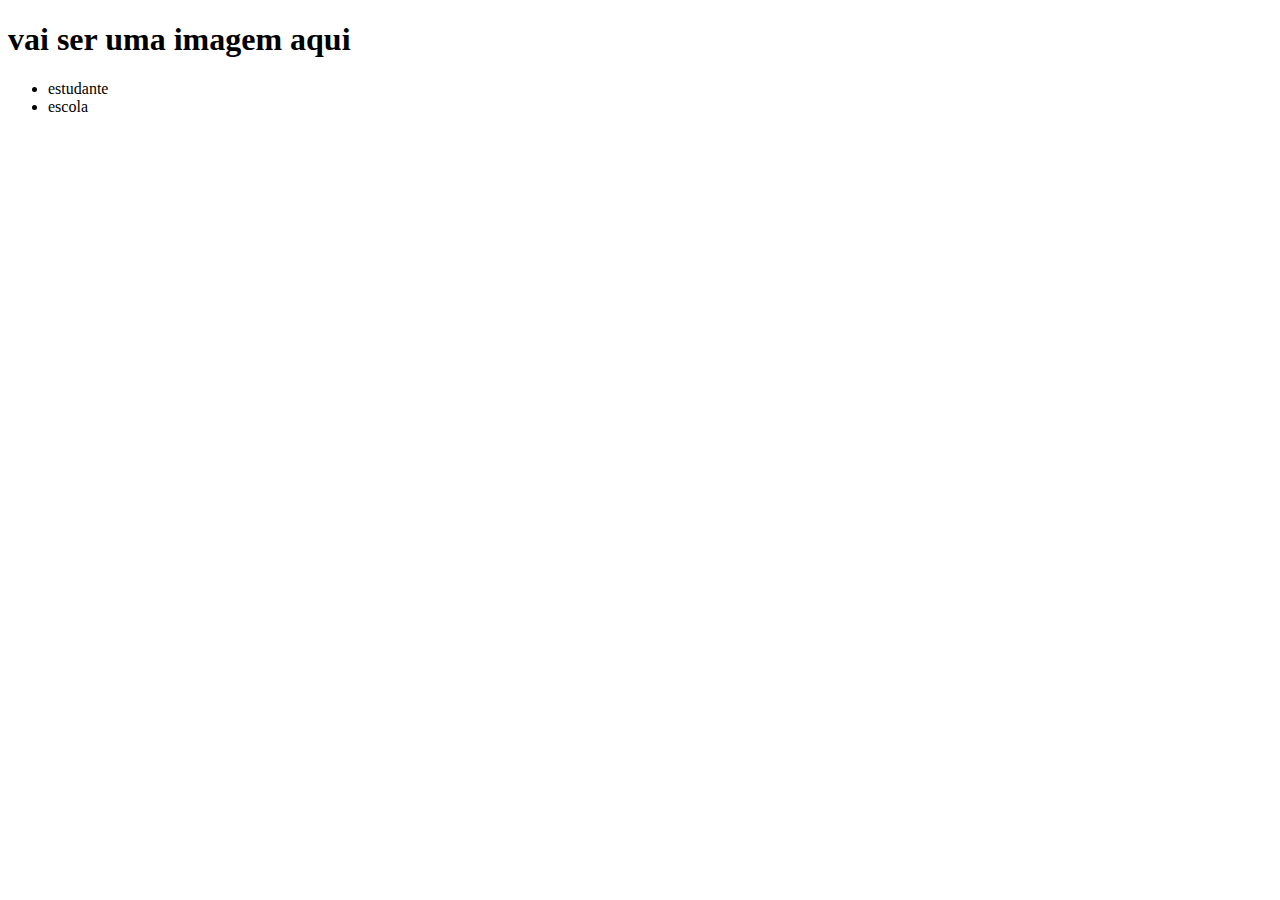
<file: index.html>
<!DOCTYPE html>
<html lang="en">
<head>
    <meta charset="UTF-8">
    <meta http-equiv="X-UA-Compatible" content="IE=edge">
    <meta name="viewport" content="width=device-width, initial-scale=1.0">
    <title>Document</title>
</head>

    <body>

    <header>
        <h1>vai ser uma imagem aqui</h1>
        <ul>
        <li>estudante</li>
        <li>escola</li>
        </ul>

   </header>

</body>
</html>
</file>
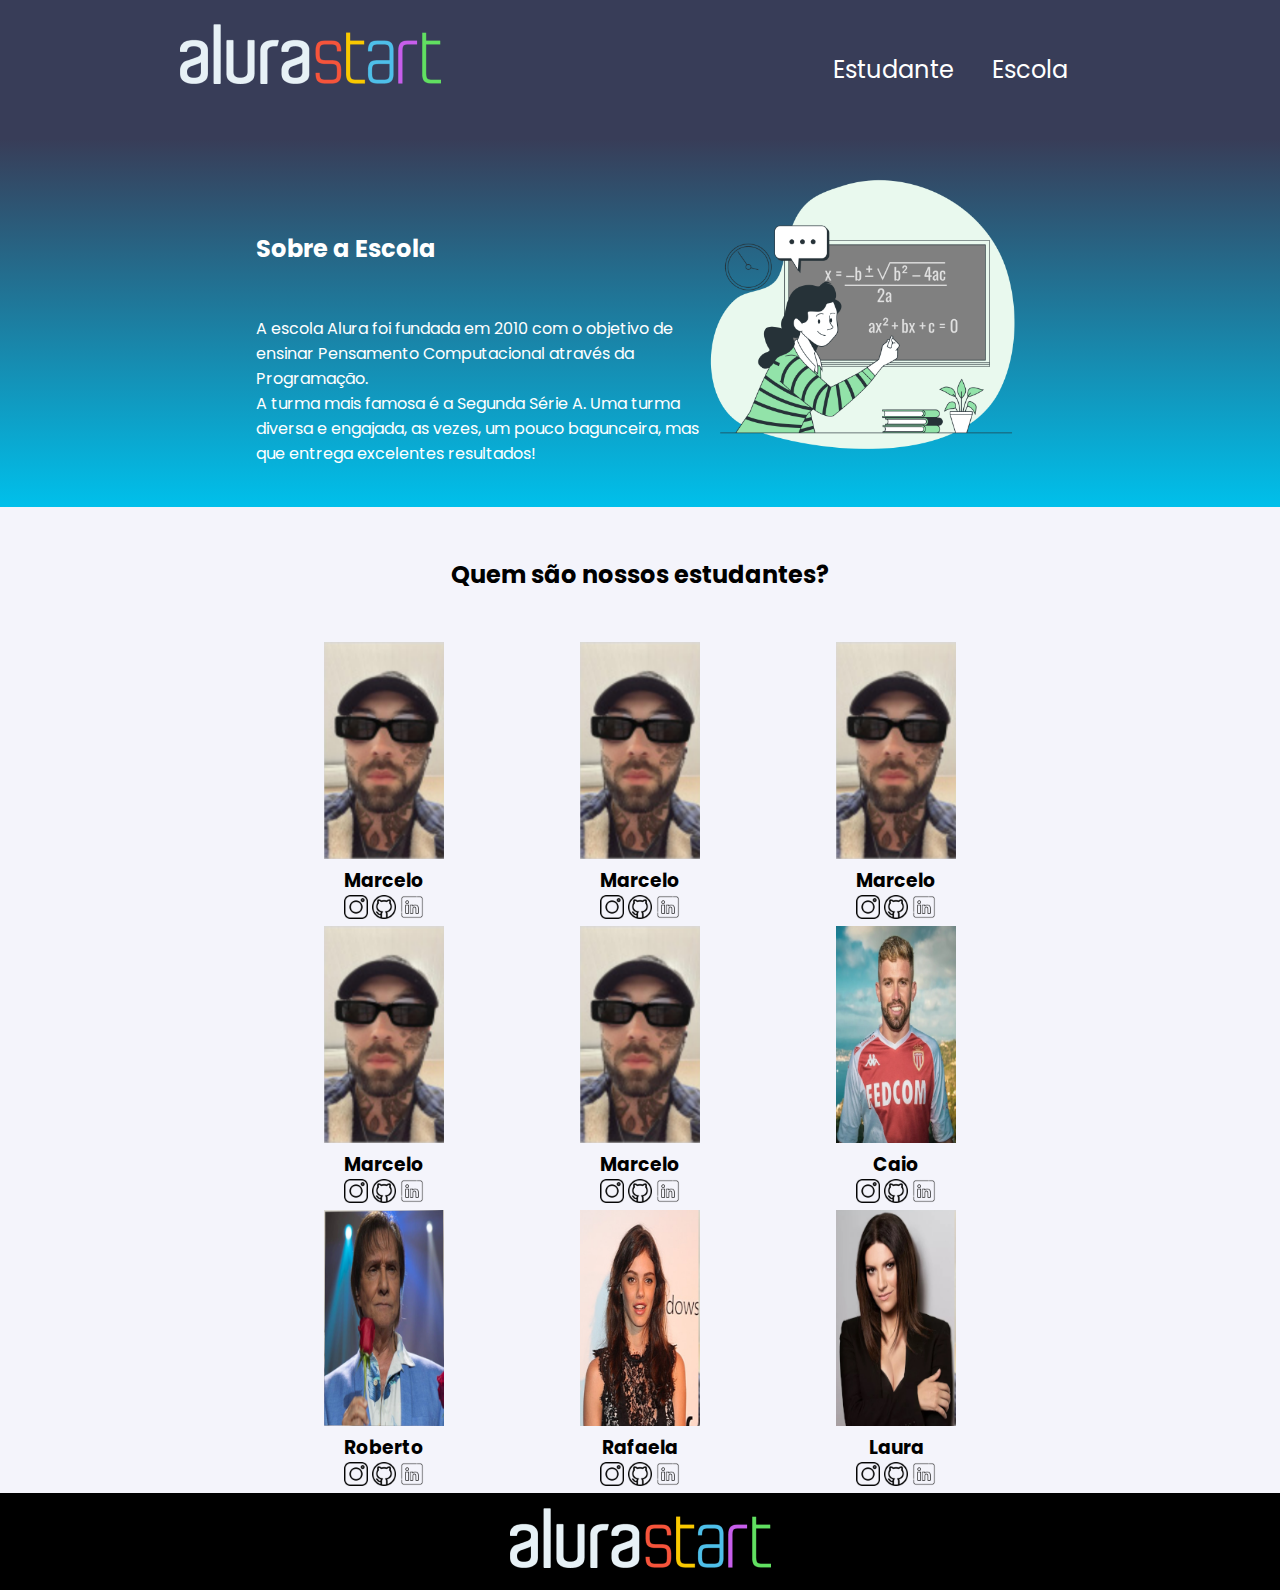
<file: SiteEscola/Index.html>
<!DOCTYPE html>
<html lang="en">
<head>
        <meta charset="UTF-8">
        <meta http-equiv="X-UA-Compatible" content="IE=edge">
        <meta name="viewport" content="width=device-width, initial-scale=1.0">
        <title>SiteEscola</title>
        <link rel="stylesheet" href="style.css">
        
        
        <link rel="preconnect" href="https://fonts.googleapis.com">
        <link rel="preconnect" href="https://fonts.gstatic.com" crossorigin>
        <link href="https://fonts.googleapis.com/css2?family=Poppins&display=swap" rel="stylesheet">
</head>



<body>

        
        <header class="cabecalho">

                <img class="cabecalho-imagem" src="./img/alurastart logo 1.png" alt="logo da alura start">
               

                
                <ul class="cabecalho-lista-item">                        
                <li class="cabecalho-lista-item">Estudante</li>
                <li class="cabecalho-lista-item">Escola</li>
                </ul>
                
        </header>
     

        <section class="escola">
                <div class="escola-conteudo">
                <h2 class="escola-titulo">Sobre a Escola</h2>
                <p class="escola-texto-um"> A escola Alura foi fundada em 2010 com o objetivo de
                        ensinar Pensamento Computacional através da Programação.</p>

                <p class="escola-texto-dois"> A turma mais famosa é a Segunda Série A. Uma turma
                        diversa e engajada, as vezes, um pouco bagunceira, mas que entrega excelentes resultados!</p>
                </div>

 
        <img class="escola-imagem" src="./img/Formula-bro.png" alt ="professora no quadro">  
            
                </section>

        <section class="estudante">
                <h2 class="estudante-titulo">Quem são nossos estudantes?</h2>

        <div class="estudante-todos"> 
                <span></span>
        <div class="estudante-div">       
                <img class="estudante-imagem" src="./img/Marcelo 1.png" alt="foto do estudante Marcelo">
                <h3 class="estudante-nome">Marcelo</h3>
                <a href="https://www.instagram.com/" target="_blank"><img class="estudante-icone"src="./img/instagram.png" alt="Instagram"></a>
                <a href="https://github.com/" target="_blank"><img class="estudante-icone"src="./img/github.png" alt="Github"></a>
                <a href="https://www.linkedin.com/" target="_blank"><img class="estudante-icone"src="./img/linkedin.png" alt="LinkedIn"></a>
        </div>
        <div class="estudante-div">       
                <img class="estudante-imagem" src="./img/Marcelo 1.png" alt="foto do estudante Marcelo">
                <h3 class="estudante-nome">Marcelo</h3>
                <a href="https://www.instagram.com/" target="_blank"><img class="estudante-icone"src="./img/instagram.png" alt="Instagram"></a>
                <a href="https://github.com/" target="_blank"><img class="estudante-icone"src="./img/github.png" alt="Github"></a>
                <a href="https://www.linkedin.com/" target="_blank"><img class="estudante-icone"src="./img/linkedin.png" alt="LinkedIn"></a>
        </div>
        <div class="estudante-div">       
                <img class="estudante-imagem" src="./img/Marcelo 1.png" alt="foto do estudante Marcelo">
                <h3 class="estudante-nome">Marcelo</h3>
                <a href="https://www.instagram.com/" target="_blank"><img class="estudante-icone"src="./img/instagram.png" alt="Instagram"></a>
                <a href="https://github.com/" target="_blank"><img class="estudante-icone"src="./img/github.png" alt="Github"></a>
                <a href="https://www.linkedin.com/" target="_blank"><img class="estudante-icone"src="./img/linkedin.png" alt="LinkedIn"></a>
        </div>
        <span></span>
        <div class="estudante-div">       
                <img class="estudante-imagem" src="./img/Marcelo 1.png" alt="foto do estudante Marcelo">
                <h3 class="estudante-nome">Marcelo</h3>
                <a href="https://www.instagram.com/" target="_blank"><img class="estudante-icone"src="./img/instagram.png" alt="Instagram"></a>
                <a href="https://github.com/" target="_blank"><img class="estudante-icone"src="./img/github.png" alt="Github"></a>
                <a href="https://www.linkedin.com/" target="_blank"><img class="estudante-icone"src="./img/linkedin.png" alt="LinkedIn"></a>
        </div>
        <div class="estudante-div">       
                <img class="estudante-imagem" src="./img/Marcelo 1.png" alt="foto do estudante Marcelo">
                <h3 class="estudante-nome">Marcelo</h3>
                <a href="https://www.instagram.com/" target="_blank"><img class="estudante-icone"src="./img/instagram.png" alt="Instagram"></a>
                <a href="https://github.com/" target="_blank"><img class="estudante-icone"src="./img/github.png" alt="Github"></a>
                <a href="https://www.linkedin.com/" target="_blank"><img class="estudante-icone"src="./img/linkedin.png" alt="LinkedIn"></a>
        </div>
        <div class="estudante-div">       
                <img class="estudante-imagem" src="./img/Caio.png" alt="foto do estudante Marcelo">
                <h3 class="estudante-nome">Caio</h3>
                <a href="https://www.instagram.com/" target="_blank"><img class="estudante-icone"src="./img/instagram.png" alt="Instagram"></a>
                <a href="https://github.com/" target="_blank"><img class="estudante-icone"src="./img/github.png" alt="Github"></a>
                <a href="https://www.linkedin.com/" target="_blank"><img class="estudante-icone"src="./img/linkedin.png" alt="LinkedIn"></a>
        </div>
        <span></span>
        <div class="estudante-div">       
                <img class="estudante-imagem" src="./img/Roberto.png" alt="foto do estudante Marcelo">
                <h3 class="estudante-nome">Roberto</h3>
                <a href="https://www.instagram.com/" target="_blank"><img class="estudante-icone"src="./img/instagram.png" alt="Instagram"></a>
                <a href="https://github.com/" target="_blank"><img class="estudante-icone"src="./img/github.png" alt="Github"></a>
                <a href="https://www.linkedin.com/" target="_blank"><img class="estudante-icone"src="./img/linkedin.png" alt="LinkedIn"></a>
        </div>
        <div class="estudante-div">       
                <img class="estudante-imagem" src="./img/Rafaela.png" alt="foto do estudante Marcelo">
                <h3 class="estudante-nome">Rafaela</h3>
                <a href="https://www.instagram.com/" target="_blank"><img class="estudante-icone"src="./img/instagram.png" alt="Instagram"></a>
                <a href="https://github.com/" target="_blank"><img class="estudante-icone"src="./img/github.png" alt="Github"></a>
                <a href="https://www.linkedin.com/" target="_blank"><img class="estudante-icone"src="./img/linkedin.png" alt="LinkedIn"></a>
        </div>
        <div class="estudante-div">       
                <img class="estudante-imagem" src="./img/Laura.png" alt="foto do estudante Marcelo">
                <h3 class="estudante-nome">Laura</h3>
                <a href="https://www.instagram.com/" target="_blank"><img class="estudante-icone"src="./img/instagram.png" alt="Instagram"></a>
                <a href="https://github.com/" target="_blank"><img class="estudante-icone"src="./img/github.png" alt="Github"></a>
                <a href="https://www.linkedin.com/" target="_blank"><img class="estudante-icone"src="./img/linkedin.png" alt="LinkedIn"></a>
        </div>
        </div>

        </section>        

        <footer>
                <div class="footer">
                <img src="./img/alurastart logo 1.png" alt="logo da alura start">
                </div>
        </footer>

       
</body>
</html>
</file>
<file: SiteEscola/style.css>
* {
    margin: 0;
    padding: 0;
    }

    
    

    body {
        background-color: #f4f4fb;
        /*background-color: #383D58;*/
        color: rgb(0, 0, 0);
        /*color: white;*/
        font-family:'Poppins',san-serif;
        }

                
    header {
        background-color: #383D58;
        color: white ;
    }


    .cabecalho-imagem {
        width: 260.98px;
        height: 60px;
        left: 173px;
        top: 30px;

    }



    .cabecalho {
    background-color: #383D58;
    color : white;
    display : flex;
    justify-content: space-around;
    padding: 24px 0;

    }

    .cabecalho-lista-item{
        display: inline-block;
        margin: 0 16px;
        padding: 14px 0;
        /*padding: 24px 0;*/
        font-size: 24px;
    }


    .escola-imagem {
        width: 25%;
    }

    .escola {
        background-image: linear-gradient(#383D58, #00c0eb);
        color : white;
        display : flex;
        justify-content: center;
        align-items: center;
        padding: 24px 0;
    }

     

    .escola-conteudo{
        width: 35%;
            }
    
    .escola-titulo {
       text-align: left;
       padding: 50px 0;
    }
    
    .estudante-imagem {
        width: 120px;        
        }
       

    .estudante-titulo {
    text-align: center;
    padding: 50px 0;
    /* width: 120px; */
        
        
    }

    .estudante-icone{
        width: 24px;
    }

    .estudante-div {
        text-align: center;
    }

    .estudante-todos {
        display:grid;
        grid-template-columns: 20% 20% 20% 20%;
    }

    .footer{
        background-color: black;
        padding: 15px 0;
        text-align: center;

    }
</file>
